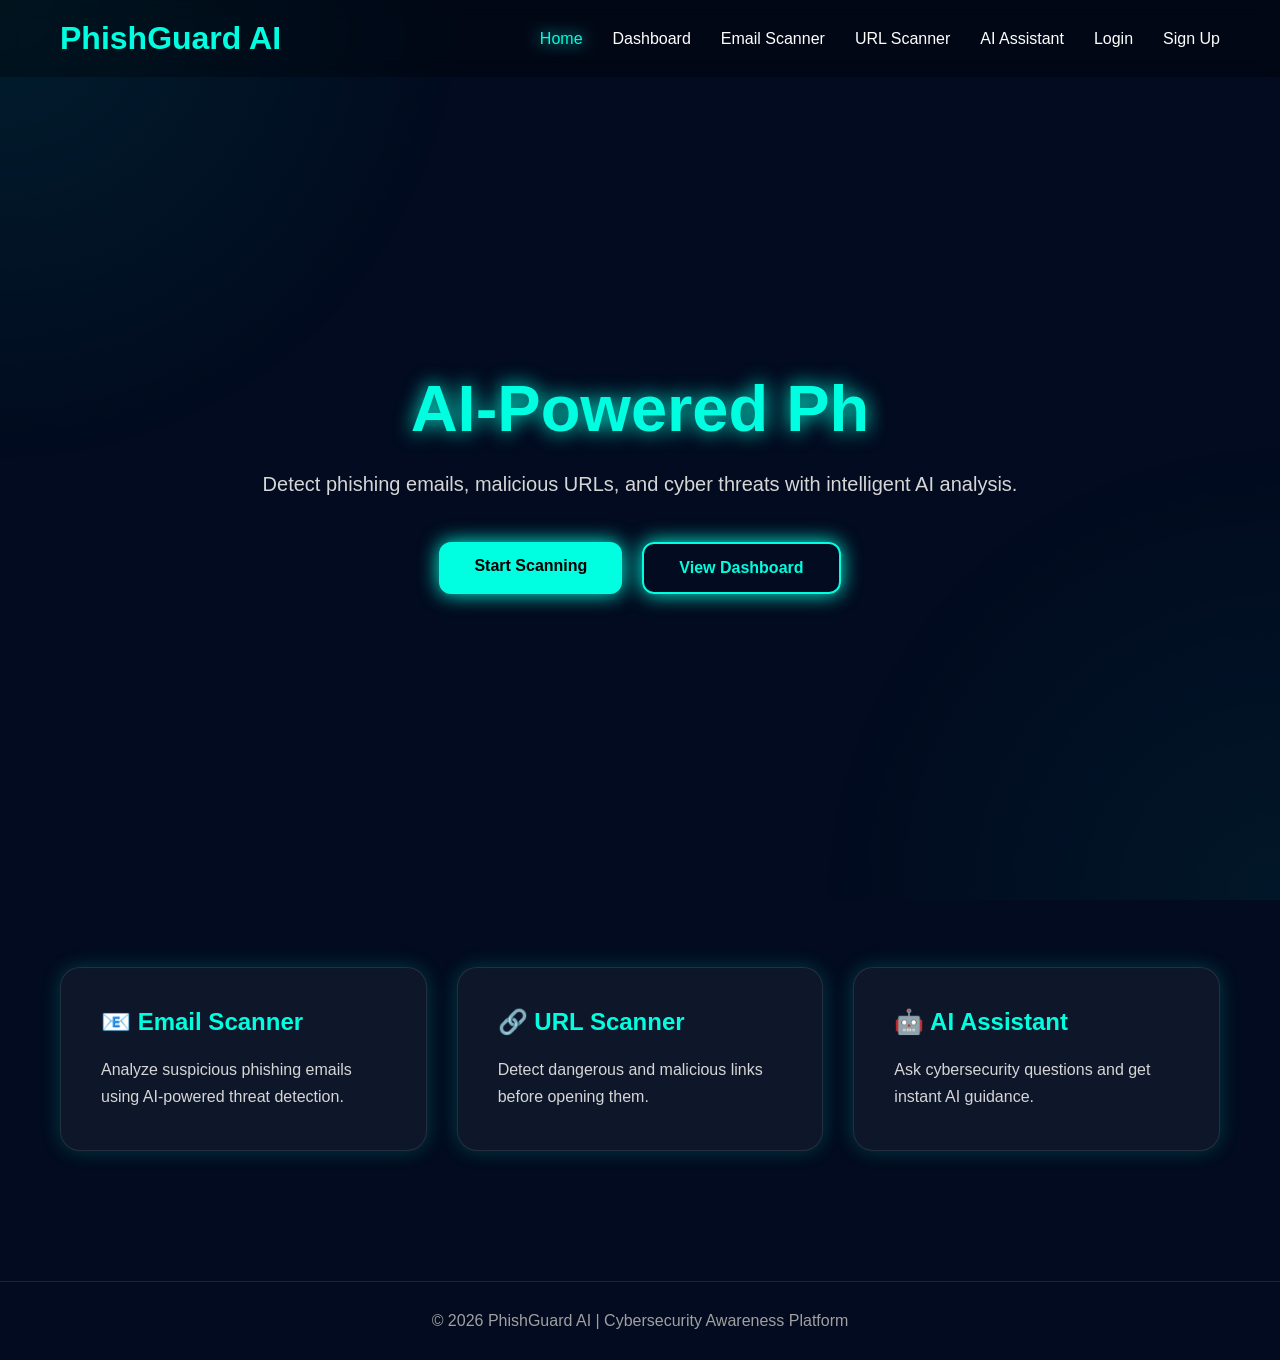
<file: index.html>
<!DOCTYPE html>
<html lang="en">

<head>

    <meta charset="UTF-8">

    <meta
        name="viewport"
        content="width=device-width, initial-scale=1.0"
    >

    <title>PhishGuard AI</title>

    <link
        rel="stylesheet"
        href="static/style.css"
    >

</head>

<body>

    <!-- NAVBAR -->

    <nav class="navbar">

        <div class="logo">
            PhishGuard AI
        </div>

        <ul class="nav-links">

            <li>
                <a href="index.html" class="active">Home</a>
            </li>

            <li>
                <a href="dashboard.html">Dashboard</a>
            </li>

            <li>
                <a href="email.html">Email Scanner</a>
            </li>

            <li>
                <a href="url.html">URL Scanner</a>
            </li>

            <li>
                <a href="chatbot.html">AI Assistant</a>
            </li>

            <li>
                <a href="login.html">Login</a>
            </li>

            <li>
                <a href="signup.html">Sign Up</a>
            </li>

        </ul>

    </nav>

    <!-- HERO SECTION -->

    <section class="hero">

        <div class="hero-content">

            <h1>
                AI-Powered Phishing Detection Platform
            </h1>

            <p>
                Detect phishing emails, malicious URLs,
                and cyber threats with intelligent AI analysis.
            </p>

            <div class="hero-buttons">

                <a href="email.html" class="btn">
                    Start Scanning
                </a>

                <a href="dashboard.html" class="btn secondary">
                    View Dashboard
                </a>

            </div>

        </div>

    </section>

    <!-- FEATURES -->

<section class="features">

    <a href="email.html" class="feature-card">

        <h2>📧 Email Scanner</h2>

        <p>
            Analyze suspicious phishing emails
            using AI-powered threat detection.
        </p>

    </a>

    <a href="url.html" class="feature-card">

        <h2>🔗 URL Scanner</h2>

        <p>
            Detect dangerous and malicious links
            before opening them.
        </p>

    </a>

    <a href="chatbot.html" class="feature-card">

        <h2>🤖 AI Assistant</h2>

        <p>
            Ask cybersecurity questions and get
            instant AI guidance.
        </p>

    </a>

</section>


    <!-- FOOTER -->

    <footer>

        <p>
            © 2026 PhishGuard AI | Cybersecurity Awareness Platform
        </p>

    </footer>
    
    <script src="static/script.js"></script>    
</body>

</html>
</file>
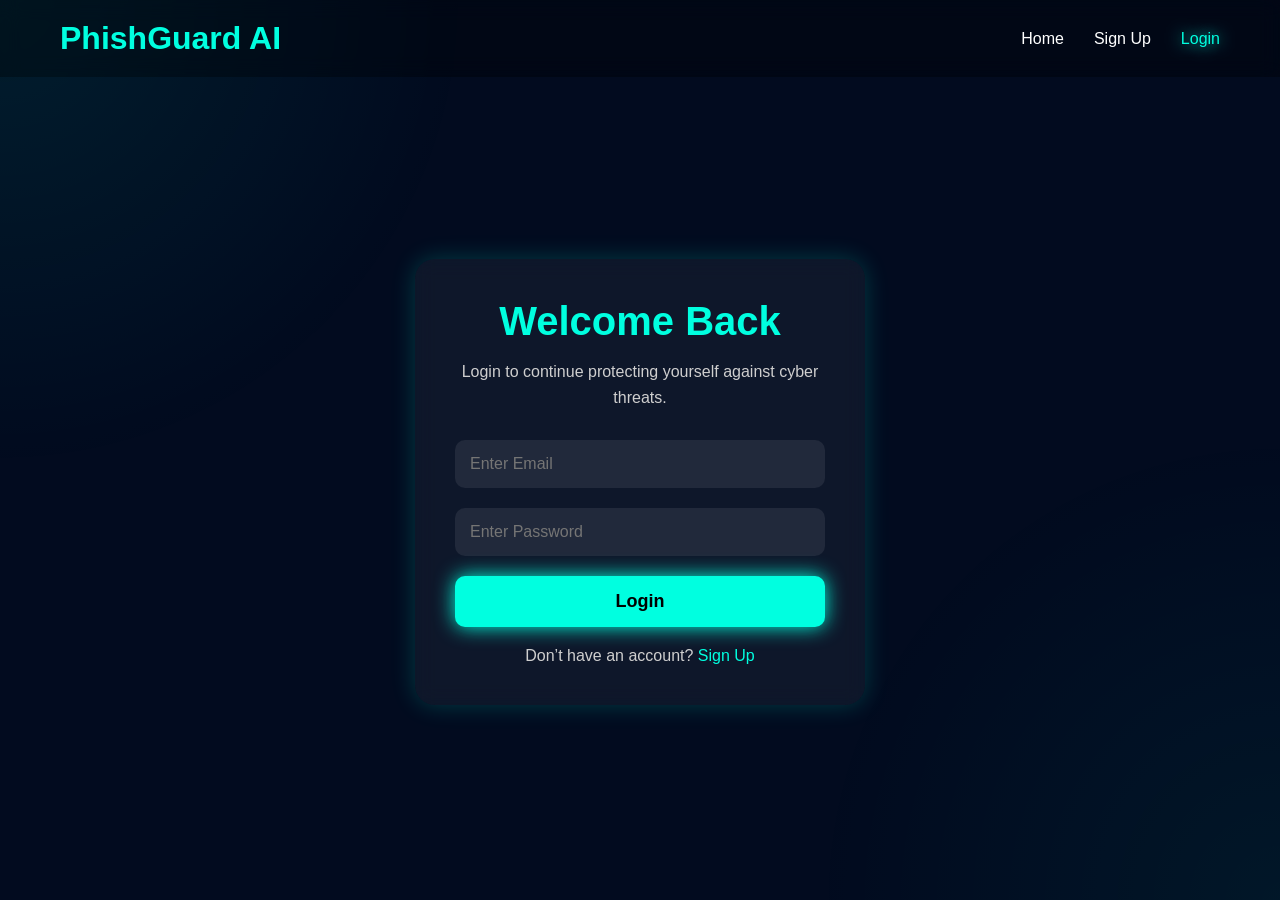
<file: chatbot.html>
<!DOCTYPE html>
<html lang="en">

<head>

    <meta charset="UTF-8">

    <meta
        name="viewport"
        content="width=device-width, initial-scale=1.0"
    >

    <title>AI Assistant | PhishGuard AI</title>

    <link
        rel="stylesheet"
        href="static/style.css"
    >

</head>

<body>

    <!-- NAVBAR -->

    <nav class="navbar">

        <div class="logo">
            PhishGuard AI
        </div>

        <ul class="nav-links">

            <li>
                <a href="index.html">Home</a>
            </li>

            <li>
                <a href="dashboard.html">Dashboard</a>
            </li>

            <li>
                <a href="email.html">Email Scanner</a>
            </li>

            <li>
                <a href="url.html">URL Scanner</a>
            </li>
            <li>
                <a href="chatbot.html" class="active">
                    AI Assistant
                </a>
            </li>
        

        </ul>

    </nav>

    <!-- CHATBOT -->

    <section class="scanner-section">

        <h1 class="scanner-title">
            AI Cybersecurity Assistant
        </h1>

        <div class="scanner-container">

            <textarea
                id="chatInput"
                placeholder="Ask any cybersecurity question..."
            ></textarea>

            <button
                class="scan-btn"
                id="askBtn"
            >
                Ask AI
            </button>

        </div>

        <!-- RESPONSE -->

        <div
            class="result-container"
            id="chatResult"
            style="display:none;"
        >

            <h2 class="high-risk">
                AI Response
            </h2>

            <p
                class="result-text"
                id="chatResponse"
            >
                AI response will appear here.
            </p>

        </div>

    </section>

    <!-- SCRIPT -->

    <script>

        const askBtn =
            document.getElementById(
                "askBtn"
            );

        askBtn.addEventListener("click", () => {

            const question =
                document.getElementById(
                    "chatInput"
                ).value.toLowerCase();

            const chatResult =
                document.getElementById(
                    "chatResult"
                );

            const chatResponse =
                document.getElementById(
                    "chatResponse"
                );

            chatResult.style.display =
                "block";

            // LOADING

            chatResponse.innerHTML =
                "AI is analyzing your question...";

            setTimeout(() => {

                let response = "";

                // PASSWORD

                if (
                    question.includes("password")
                ) {

                    response =
                        "Use strong unique passwords with a combination of uppercase letters, symbols, and multi-factor authentication.";

                }

                // PHISHING

                else if (
                    question.includes("phishing")
                ) {

                    response =
                        "Phishing attacks attempt to steal sensitive information through fake emails, malicious links, and impersonation tactics.";

                }

                // MALWARE

                else if (
                    question.includes("malware")
                ) {

                    response =
                        "Malware is malicious software designed to damage systems, steal data, or gain unauthorized access.";

                }

                // VPN

                else if (
                    question.includes("vpn")
                ) {

                    response =
                        "VPNs encrypt internet traffic and protect user privacy by masking IP addresses and securing communications.";

                }

                // FIREWALL

                else if (
                    question.includes("firewall")
                ) {

                    response =
                        "A firewall monitors and filters incoming and outgoing network traffic based on security rules.";

                }

                // DEFAULT

                else {

                    response =
                        "Cybersecurity involves protecting systems, networks, and data from digital attacks and unauthorized access.";

                }

                // TYPING EFFECT

                typeEffect(
                    chatResponse,
                    response
                );

            }, 1500);

        });

        // TYPING EFFECT

        function typeEffect(
            element,
            text,
            speed = 20
        ) {

            element.innerHTML = "";

            let i = 0;

            function typing() {

                if (i < text.length) {

                    element.innerHTML +=
                        text.charAt(i);

                    i++;

                    setTimeout(
                        typing,
                        speed
                    );
                }
            }

            typing();
        }

    </script>
 <script src="static/script.js"></script>
</body>

</html>
</file>
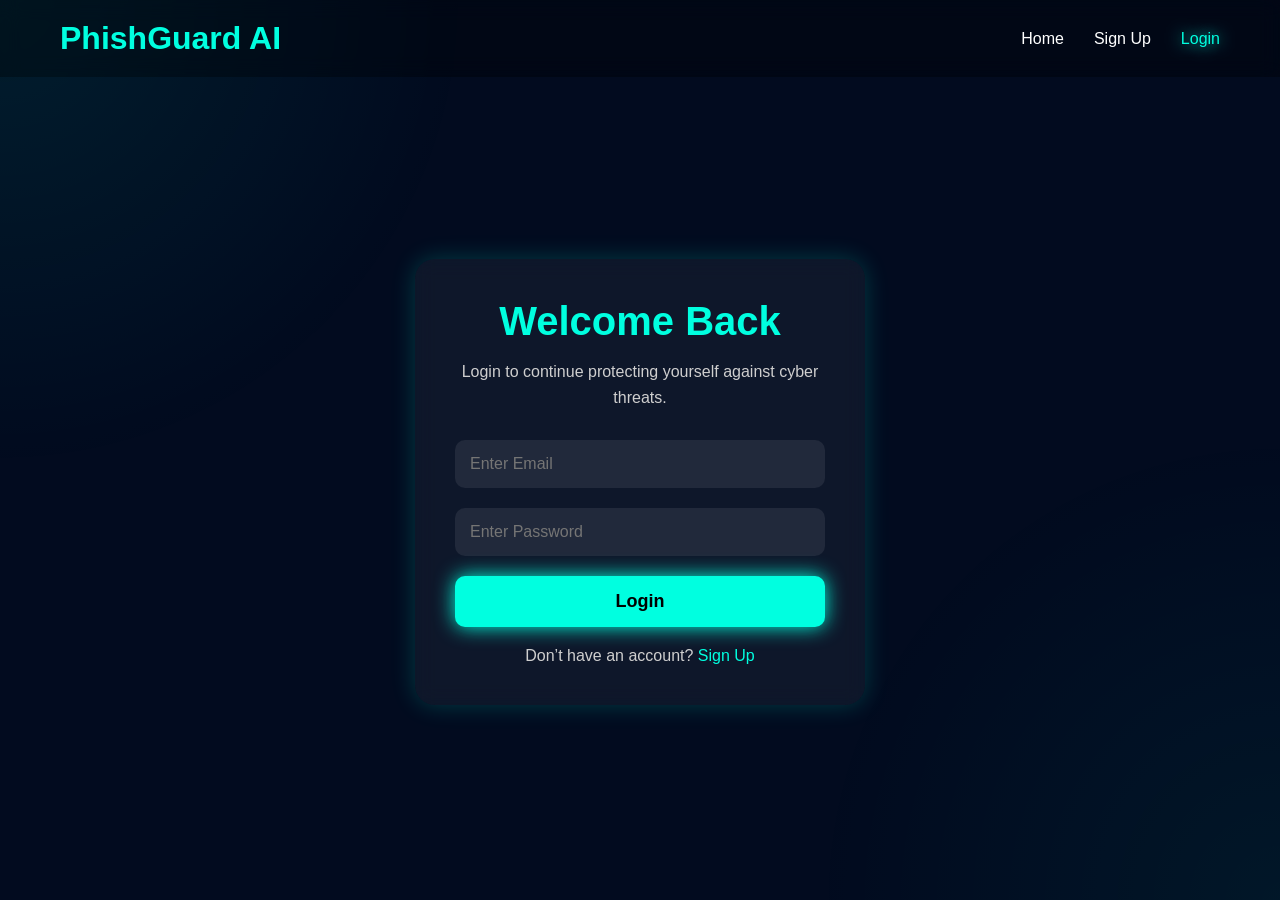
<file: email.html>
<!DOCTYPE html>
<html lang="en">

<head>

    <meta charset="UTF-8">

    <meta
        name="viewport"
        content="width=device-width, initial-scale=1.0"
    >

    <title>Email Scanner | PhishGuard AI</title>

    <link
        rel="stylesheet"
        href="static/style.css"
    >

</head>

<body>

    <!-- NAVBAR -->

    <nav class="navbar">

        <div class="logo">
            PhishGuard AI
        </div>

        <ul class="nav-links">

            <li>
                <a href="index.html">Home</a>
            </li>

            <li>
                <a href="dashboard.html">Dashboard</a>
            </li>

            <li>
                <a href="url.html">URL Scanner</a>
            </li>

            <li>
                <a href="chatbot.html">AI Assistant</a>
            </li>
            <li>
                <a href="email.html" class="active"></a>
            </li>

        </ul>

    </nav>

    <!-- EMAIL SCANNER -->

    <section class="scanner-section">

        <h1 class="scanner-title">
            AI Email Phishing Scanner
        </h1>

        <div class="scanner-container">

            <textarea
                placeholder="Paste suspicious email here..."
                id="emailInput"
            ></textarea>

            <button class="scan-btn">
                Analyze Email
            </button>

        </div>

        <!-- RESULT -->
<div
    class="result-container"
    id="resultBox"
    style="display: none;"
>

    <div class="risk-circle" id="riskCircle">
        0%
    </div>

    <h2
        class="high-risk"
        id="riskText"
    >
        HIGH RISK
    </h2>

    <p
        class="result-text"
        id="resultDescription"
    >

        This email contains suspicious
        phishing indicators.

    </p>

</div>


    </section>
    <script>
    
        const button =
            document.querySelector(".scan-btn");
    
        button.addEventListener("click", () => {
    
            const email =
                document.getElementById(
                    "emailInput"
                ).value.toLowerCase();
    
            const resultBox =
                document.getElementById(
                    "resultBox"
                );
    
            const riskCircle =
                document.getElementById(
                    "riskCircle"
                );
    
            const riskText =
                document.getElementById(
                    "riskText"
                );
    
            const resultDescription =
                document.getElementById(
                    "resultDescription"
                );
    
            // SHOW RESULT BOX
    
            resultBox.style.display = "block";
    
            // LOADING EFFECT
    
            riskCircle.innerHTML = "...";
    
            riskText.innerHTML =
                "Analyzing Threat...";
    
            resultDescription.innerHTML =
                "AI is scanning suspicious patterns...";
    
            // AI DELAY
    
            setTimeout(() => {
    
                let riskScore = 0;
    
                // HIGH RISK KEYWORDS
    
                const highRiskWords = [
                    "high risk",
                    "phishing",
                    "malicious",
                    "scam",
                    "fraud",
                    "urgent",
                    "verify",
                    "password",
                    "bank",
                    "suspended",
                    "click here",
                    "otp",
                    "security alert",
                    "limited time",
                    "account locked"
                ];
    
                // MEDIUM RISK
    
                const mediumRiskWords = [
                    "medium risk",
                    "suspicious",
                    "warning",
                    "unusual activity",
                    "update",
                    "authentication",
                    "confirm",
                    "login",
                    "reset",
                    "invoice",
                    "payment"
                ];
    
                // URL DETECTION
    
                if (
                    email.includes("http://") ||
                    email.includes("https://")
                ) {
    
                    riskScore += 20;
                }
    
                // HIGH RISK CALCULATION
    
                highRiskWords.forEach(word => {
    
                    if (email.includes(word)) {
    
                        riskScore += 12;
                    }
    
                });
    
                // MEDIUM RISK CALCULATION
    
                mediumRiskWords.forEach(word => {
    
                    if (email.includes(word)) {
    
                        riskScore += 6;
                    }
    
                });
    
                // LIMIT SCORE
    
                if (riskScore > 100) {
    
                    riskScore = 100;
                }
    
                // LOW RISK MINIMUM
    
                if (
                    riskScore < 10 &&
                    email.length > 0
                ) {
    
                    riskScore = 12;
                }
    
                // EMPTY INPUT
    
                if (email.length === 0) {
    
                    riskScore = 0;
                }
    
                // DISPLAY SCORE
    
                riskCircle.innerHTML =
                    riskScore + "%";
    
                // HIGH RISK
    
                if (riskScore >= 70) {
    
                    riskCircle.style.background =
                        "#ff3b3b";
    
                    riskCircle.style.boxShadow =
                        "0 0 30px #ff3b3b";
    
                    riskText.innerHTML =
                        "HIGH RISK";
    
                    riskText.style.color =
                        "#ff3b3b";
    
                    resultDescription.innerHTML =
                        "Multiple phishing indicators detected including urgency, credential requests, suspicious links, and security manipulation patterns.";
    
                }
    
                // MEDIUM RISK
    
                else if (riskScore >= 40) {
    
                    riskCircle.style.background =
                        "#ffaa00";
    
                    riskCircle.style.boxShadow =
                        "0 0 30px #ffaa00";
    
                    riskText.innerHTML =
                        "MEDIUM RISK";
    
                    riskText.style.color =
                        "#ffaa00";
    
                    resultDescription.innerHTML =
                        "Potentially suspicious language detected. Manual review is recommended before interacting with this email.";
    
                }
    
                // LOW RISK
    
                else {
    
                    riskCircle.style.background =
                        "#00ffe0";
    
                    riskCircle.style.boxShadow =
                        "0 0 30px #00ffe0";
    
                    riskText.innerHTML =
                        "LOW RISK";
    
                    riskText.style.color =
                        "#00ffe0";
    
                    resultDescription.innerHTML =
                        "No strong phishing indicators detected. This email appears relatively safe.";
    
                }
    
            }, 1800);
    
        });
    
    </script>  
     <script src="static/script.js"></script>  
    </body>

</html>
</file>
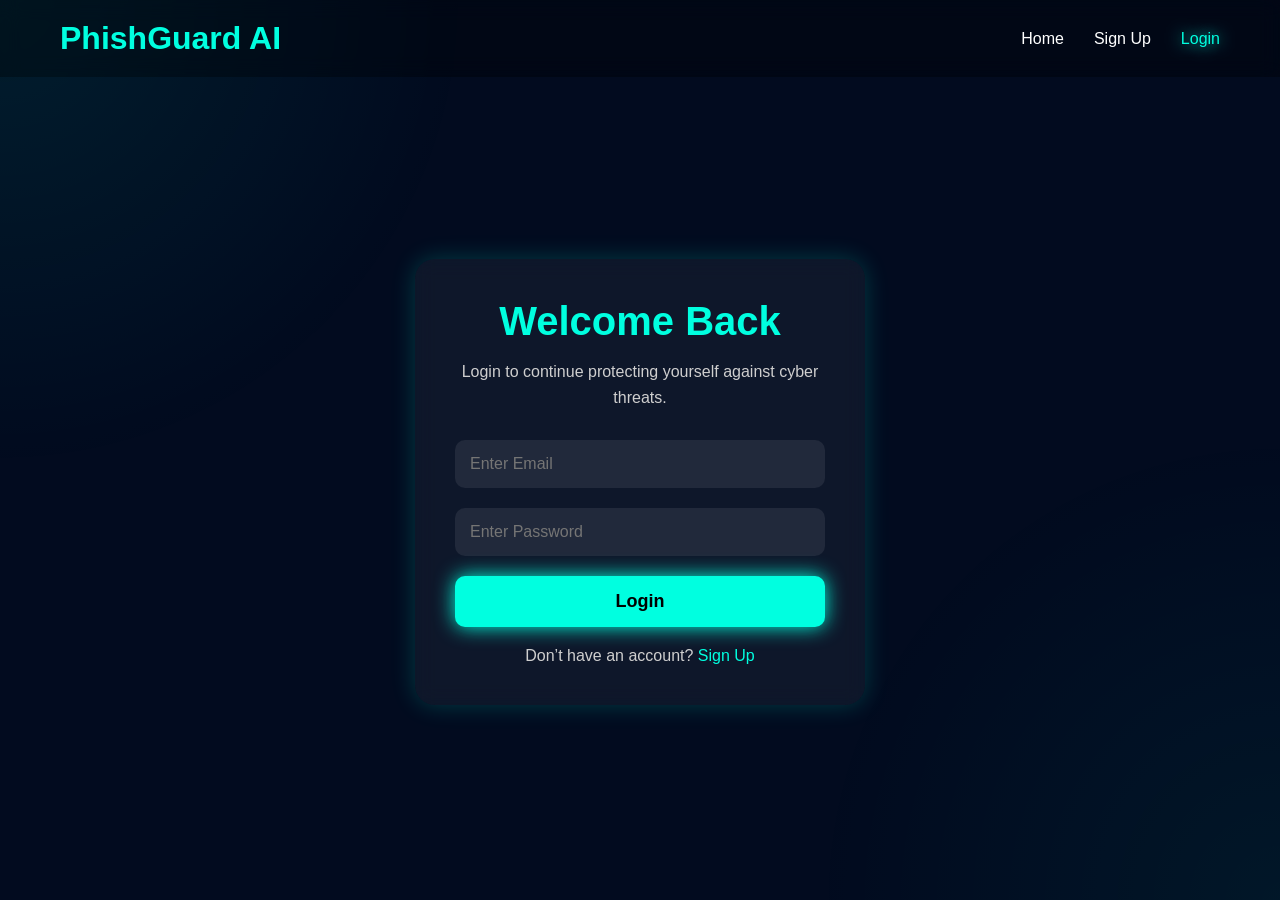
<file: url.html>
<!DOCTYPE html>
<html lang="en">

<head>

    <meta charset="UTF-8">

    <meta
        name="viewport"
        content="width=device-width, initial-scale=1.0"
    >

    <title>URL Scanner | PhishGuard AI</title>

    <link
        rel="stylesheet"
        href="static/style.css"
    >

</head>

<body>

    <!-- NAVBAR -->

    <nav class="navbar">

        <div class="logo">
            PhishGuard AI
        </div>

        <ul class="nav-links">

            <li>
                <a href="index.html">Home</a>
            </li>

            <li>
                <a href="dashboard.html">Dashboard</a>
            </li>

            <li>
                <a href="email.html">Email Scanner</a>
            </li>

            <li>
                <a href="chatbot.html">AI Assistant</a>
            </li>
            <li>
                <a href="url.html" class="active">
                    URL Scanner
                </a>
            </li>

        </ul>

    </nav>

    <!-- URL SCANNER -->

    <section class="scanner-section">

        <h1 class="scanner-title">
            AI URL Threat Scanner
        </h1>

        <div class="scanner-container">

            <textarea
                placeholder="Paste suspicious URL here..."
                id="urlInput"
            ></textarea>

            <button class="scan-btn">
                Analyze URL
            </button>

        </div>

        <!-- RESULT -->

        <div
            class="result-container"
            id="resultBox"
            style="display:none;"
        >

            <div
                class="risk-circle"
                id="riskCircle"
            >
                0%
            </div>

            <h2
                class="high-risk"
                id="riskText"
            >
                SCANNING
            </h2>

            <p
                class="result-text"
                id="resultDescription"
            >
                AI analysis will appear here.
            </p>

        </div>

    </section>

    <!-- SCRIPT -->

    <script>

        const button =
            document.querySelector(".scan-btn");

        button.addEventListener("click", () => {

            const url =
                document.getElementById(
                    "urlInput"
                ).value.toLowerCase();

            const resultBox =
                document.getElementById(
                    "resultBox"
                );

            const riskCircle =
                document.getElementById(
                    "riskCircle"
                );

            const riskText =
                document.getElementById(
                    "riskText"
                );

            const resultDescription =
                document.getElementById(
                    "resultDescription"
                );

            resultBox.style.display =
                "block";

            // LOADING

            riskCircle.innerHTML = "...";

            riskText.innerHTML =
                "Scanning URL...";

            resultDescription.innerHTML =
                "AI is analyzing domain reputation and suspicious patterns...";

            setTimeout(() => {

                let riskScore = 0;

                // HIGH RISK KEYWORDS

                const highRiskWords = [

                    "login",
                    "verify",
                    "secure",
                    "bank",
                    "paypal",
                    "crypto",
                    "wallet",
                    "free-money",
                    "bonus",
                    "claim",
                    "gift",
                    "win",
                    "account",
                    "password"
                ];

                // MEDIUM RISK

                const mediumRiskWords = [

                    "update",
                    "portal",
                    "review",
                    "authentication",
                    "confirm",
                    "support"
                ];

                // HIGH RISK CHECK

                highRiskWords.forEach(word => {

                    if (url.includes(word)) {

                        riskScore += 30;
                    }

                });

                // MEDIUM RISK CHECK

                mediumRiskWords.forEach(word => {

                    if (url.includes(word)) {

                        riskScore += 20;
                    }

                });

                // HTTP CHECK

                if (url.includes("http://")) {

                    riskScore += 20;
                }

                // SUSPICIOUS DOMAIN LENGTH

                if (url.length > 50) {

                    riskScore += 15;
                }

                // RANDOM SYMBOLS

                if (
                    url.includes("@") ||
                    url.includes("%") ||
                    url.includes("-")
                ) {

                    riskScore += 10;
                }

                // LIMIT

                if (riskScore > 100) {

                    riskScore = 100;
                }

                // MINIMUM

                if (
                    riskScore < 10 &&
                    url.length > 0
                ) {

                    riskScore = 8;
                }

                // EMPTY

                if (url.length === 0) {

                    riskScore = 0;
                }

                // DISPLAY SCORE

                riskCircle.innerHTML =
                    riskScore + "%";

                // HIGH RISK

                if (riskScore >= 60) {

                    riskCircle.style.background =
                        "#ff3b3b";

                    riskCircle.style.boxShadow =
                        "0 0 30px #ff3b3b";

                    riskText.innerHTML =
                        "HIGH RISK";

                    riskText.style.color =
                        "#ff3b3b";

                    resultDescription.innerHTML =
                        "This URL contains multiple phishing indicators including suspicious authentication requests, insecure links, and malicious domain patterns.";

                }

                // MEDIUM RISK

                else if (riskScore >= 25) {

                    riskCircle.style.background =
                        "#ffaa00";

                    riskCircle.style.boxShadow =
                        "0 0 30px #ffaa00";

                    riskText.innerHTML =
                        "MEDIUM RISK";

                    riskText.style.color =
                        "#ffaa00";

                    resultDescription.innerHTML =
                        "Potentially suspicious URL detected. Review carefully before visiting this website.";

                }

                // LOW RISK

                else {

                    riskCircle.style.background =
                        "#00ffe0";

                    riskCircle.style.boxShadow =
                        "0 0 30px #00ffe0";

                    riskText.innerHTML =
                        "LOW RISK";

                    riskText.style.color =
                        "#00ffe0";

                    resultDescription.innerHTML =
                        "No major phishing indicators detected. This URL appears relatively safe.";

                }

            }, 1800);

        });

    </script>
 <script src="static/script.js"></script>
</body>

</html>
</file>
<file: static/style.css>
body {

    background: #020b1f;
     color: white; 
     font-family: Arial,
      sans-serif; 
      overflow-x: hidden;
}* 
{
    margin: 0;
    padding: 0;
    box-sizing: border-box;
}

body {

    background: #020b1f;

    color: white;

    font-family: Arial, sans-serif;

    overflow-x: hidden;
}

/* NAVBAR */

.navbar {

    width: 100%;

    display: flex;

    justify-content: space-between;

    align-items: center;

    padding: 20px 60px;

    background: rgba(0, 0, 0, 0.3);

    backdrop-filter: blur(10px);

    position: sticky;

    top: 0;

    z-index: 1000;
}

.logo {

    font-size: 32px;

    font-weight: bold;

    color: #00ffe0;
}

.nav-links {

    display: flex;

    list-style: none;

    gap: 30px;
}

.nav-links a {

    text-decoration: none;

    color: white;

    transition: 0.3s;
}

.nav-links a:hover {

    color: #00ffe0;
}

/* HERO */

.hero {

    min-height: 90vh;

    display: flex;

    justify-content: center;

    align-items: center;

    text-align: center;

    padding: 40px;
}

.hero-content h1 {

    font-size: 65px;

    color: #00ffe0;

    margin-bottom: 20px;

    text-shadow: 0 0 20px #00ffe0;
}

.hero-content p {

    font-size: 20px;

    max-width: 800px;

    margin: auto;

    line-height: 1.8;

    color: #d6d6d6;
}

/* BUTTONS */

.hero-buttons {

    margin-top: 40px;

    display: flex;

    justify-content: center;

    gap: 20px;
}

.btn {

    padding: 15px 35px;

    background: #00ffe0;

    color: black;

    text-decoration: none;

    border-radius: 12px;

    font-weight: bold;

    transition: 0.3s;

    box-shadow: 0 0 20px #00ffe0;
}

.btn:hover {

    transform: scale(1.05);
}

.secondary {

    background: transparent;

    border: 2px solid #00ffe0;

    color: #00ffe0;
}

/* FEATURES */

.features {

    display: grid;

    grid-template-columns: repeat(auto-fit, minmax(280px, 1fr));

    gap: 30px;

    padding: 80px 60px;
}

.feature-card {
text-decoration: none;

color: white;

display: block;


    background: rgba(255, 255, 255, 0.05);

    border: 1px solid rgba(255, 255, 255, 0.1);

    padding: 40px;

    border-radius: 20px;

    backdrop-filter: blur(10px);

    transition: 0.3s;

    box-shadow: 0 0 20px rgba(0, 255, 224, 0.2);
}

.feature-card:hover {

    transform: translateY(-10px);

    box-shadow: 0 0 30px #00ffe0;
}

.feature-card h2 {

    margin-bottom: 20px;

    color: #00ffe0;
}

.feature-card p {

    line-height: 1.7;

    color: #d6d6d6;
}

/* FOOTER */

footer {

    text-align: center;

    padding: 30px;

    margin-top: 50px;

    border-top: 1px solid rgba(255,255,255,0.1);

    color: #a0a0a0;
}

/* RESPONSIVE */

@media(max-width: 900px) {

    .navbar {

        flex-direction: column;

        gap: 20px;

        padding: 20px;
    }

    .nav-links {

        flex-wrap: wrap;

        justify-content: center;
    }

    .hero-content h1 {

        font-size: 42px;
    }

    .hero-content p {

        font-size: 18px;
    }

    .hero-buttons {

        flex-direction: column;
    }
}
/* AUTH PAGES */

.auth-container {

    min-height: 90vh;

    display: flex;

    justify-content: center;

    align-items: center;

    padding: 40px;
}

.auth-box {

    width: 100%;

    max-width: 450px;

    background: rgba(255,255,255,0.05);

    padding: 40px;

    border-radius: 20px;

    backdrop-filter: blur(10px);

    box-shadow: 0 0 25px rgba(0,255,224,0.2);

    text-align: center;
}

.auth-box h1 {

    color: #00ffe0;

    margin-bottom: 15px;

    font-size: 40px;
}

.auth-box p {

    color: #cfcfcf;

    margin-bottom: 30px;

    line-height: 1.6;
}

.auth-box input {

    width: 100%;

    padding: 15px;

    margin-bottom: 20px;

    border: none;

    outline: none;

    border-radius: 10px;

    background: rgba(255,255,255,0.08);

    color: white;

    font-size: 16px;
}

.auth-box button {

    width: 100%;

    padding: 15px;

    border: none;

    border-radius: 10px;

    background: #00ffe0;

    color: black;

    font-size: 18px;

    font-weight: bold;

    cursor: pointer;

    transition: 0.3s;

    box-shadow: 0 0 20px #00ffe0;
}

.auth-box button:hover {

    transform: scale(1.03);
}

.auth-link {

    margin-top: 20px;

    color: #cfcfcf;
}

.auth-link a {

    color: #00ffe0;

    text-decoration: none;
}
/* DASHBOARD */

.dashboard-section {

    padding: 60px;
}

.dashboard-title {

    text-align: center;

    font-size: 50px;

    margin-bottom: 50px;

    color: #00ffe0;

    text-shadow: 0 0 20px #00ffe0;
}

.dashboard-grid {

    display: grid;

    grid-template-columns: repeat(auto-fit, minmax(250px, 1fr));

    gap: 30px;

    margin-bottom: 60px;
}

.dashboard-card {

    background: rgba(255,255,255,0.05);

    padding: 40px;

    border-radius: 20px;

    text-align: center;

    backdrop-filter: blur(10px);

    box-shadow: 0 0 20px rgba(0,255,224,0.15);

    transition: 0.3s;
}

.dashboard-card:hover {

    transform: translateY(-10px);

    box-shadow: 0 0 30px #00ffe0;
}

.dashboard-card h2 {

    font-size: 45px;

    margin-bottom: 15px;
}

.dashboard-card p {

    color: #cfcfcf;

    font-size: 18px;
}

.high h2 {

    color: #ff3b3b;
}

.medium h2 {

    color: #ffaa00;
}

.low h2 {

    color: #00ffe0;
}

.chart-wrapper {

    width: 100%;

    max-width: 500px;

    height: 500px;

    margin: auto;

    background: rgba(255,255,255,0.05);

    padding: 30px;

    border-radius: 25px;

    box-shadow: 0 0 25px rgba(0,255,224,0.15);
}
/* SCANNER PAGE */

.scanner-section {

    padding: 60px;

    text-align: center;
}

.scanner-title {

    font-size: 55px;

    margin-bottom: 50px;

    color: #00ffe0;

    text-shadow: 0 0 20px #00ffe0;
}

.scanner-container {

    max-width: 900px;

    margin: auto;

    background: rgba(255,255,255,0.05);

    padding: 40px;

    border-radius: 25px;

    box-shadow: 0 0 25px rgba(0,255,224,0.15);
}

.scanner-container textarea {

    width: 100%;

    height: 220px;

    background: rgba(255,255,255,0.08);

    border: none;

    outline: none;

    border-radius: 15px;

    padding: 20px;

    color: white;

    font-size: 16px;

    resize: none;

    margin-bottom: 30px;
}

.scan-btn {

    padding: 15px 40px;

    background: #00ffe0;

    color: black;

    border: none;

    border-radius: 12px;

    font-size: 18px;

    font-weight: bold;

    cursor: pointer;

    transition: 0.3s;

    box-shadow: 0 0 20px #00ffe0;
}

.scan-btn:hover {

    transform: scale(1.05);
}

.result-container {

    max-width: 700px;

    margin: 50px auto;

    background: rgba(255,255,255,0.05);

    padding: 40px;

    border-radius: 25px;

    box-shadow: 0 0 25px rgba(255,59,59,0.2);
}

.risk-circle {

    width: 140px;

    height: 140px;

    background: #ff3b3b;

    border-radius: 50%;

    margin: auto;

    display: flex;

    justify-content: center;

    align-items: center;

    font-size: 35px;

    font-weight: bold;

    box-shadow: 0 0 30px #ff3b3b;
}

.high-risk {

    margin-top: 30px;

    font-size: 35px;

    color: #ff3b3b;
}

.result-text {

    margin-top: 25px;

    line-height: 1.8;

    color: #d6d6d6;

    font-size: 18px;
}
.nav-links a.active {

    color: #00ffe0;

    text-shadow: 0 0 15px #00ffe0;
}
/* CYBER BACKGROUND EFFECT */

body::before {

    content: "";

    position: fixed;

    width: 100%;

    height: 100%;

    background:

        radial-gradient(
            circle at top left,
            rgba(0,255,224,0.08),
            transparent 30%
        ),

        radial-gradient(
            circle at bottom right,
            rgba(0,255,224,0.05),
            transparent 30%
        );

    z-index: -1;
}

/* FLOATING EFFECT */

.feature-card,
.dashboard-card,
.result-container,
.auth-box,
.chart-wrapper {

    transition: 0.4s ease;
}

.feature-card:hover,
.dashboard-card:hover,
.result-container:hover,
.auth-box:hover,
.chart-wrapper:hover {

    transform: translateY(-10px);

    box-shadow: 0 0 35px rgba(0,255,224,0.35);
}

/* BUTTON ANIMATION */

.scan-btn,
.btn,
.auth-box button {

    position: relative;

    overflow: hidden;
}

.scan-btn::before,
.btn::before,
.auth-box button::before {

    content: "";

    position: absolute;

    top: 0;

    left: -100%;

    width: 100%;

    height: 100%;

    background: rgba(255,255,255,0.2);

    transition: 0.5s;
}

.scan-btn:hover::before,
.btn:hover::before,
.auth-box button:hover::before {

    left: 100%;
}

/* TOAST MESSAGE */

.toast {

    position: fixed;

    bottom: 30px;

    right: 30px;

    background: #00ffe0;

    color: black;

    padding: 15px 25px;

    border-radius: 12px;

    font-weight: bold;

    box-shadow: 0 0 20px #00ffe0;

    z-index: 9999;

    animation: fadeIn 0.5s ease;
}

@keyframes fadeIn {

    from {

        opacity: 0;

        transform: translateY(20px);
    }

    to {

        opacity: 1;

        transform: translateY(0);
    }
}
</file>
